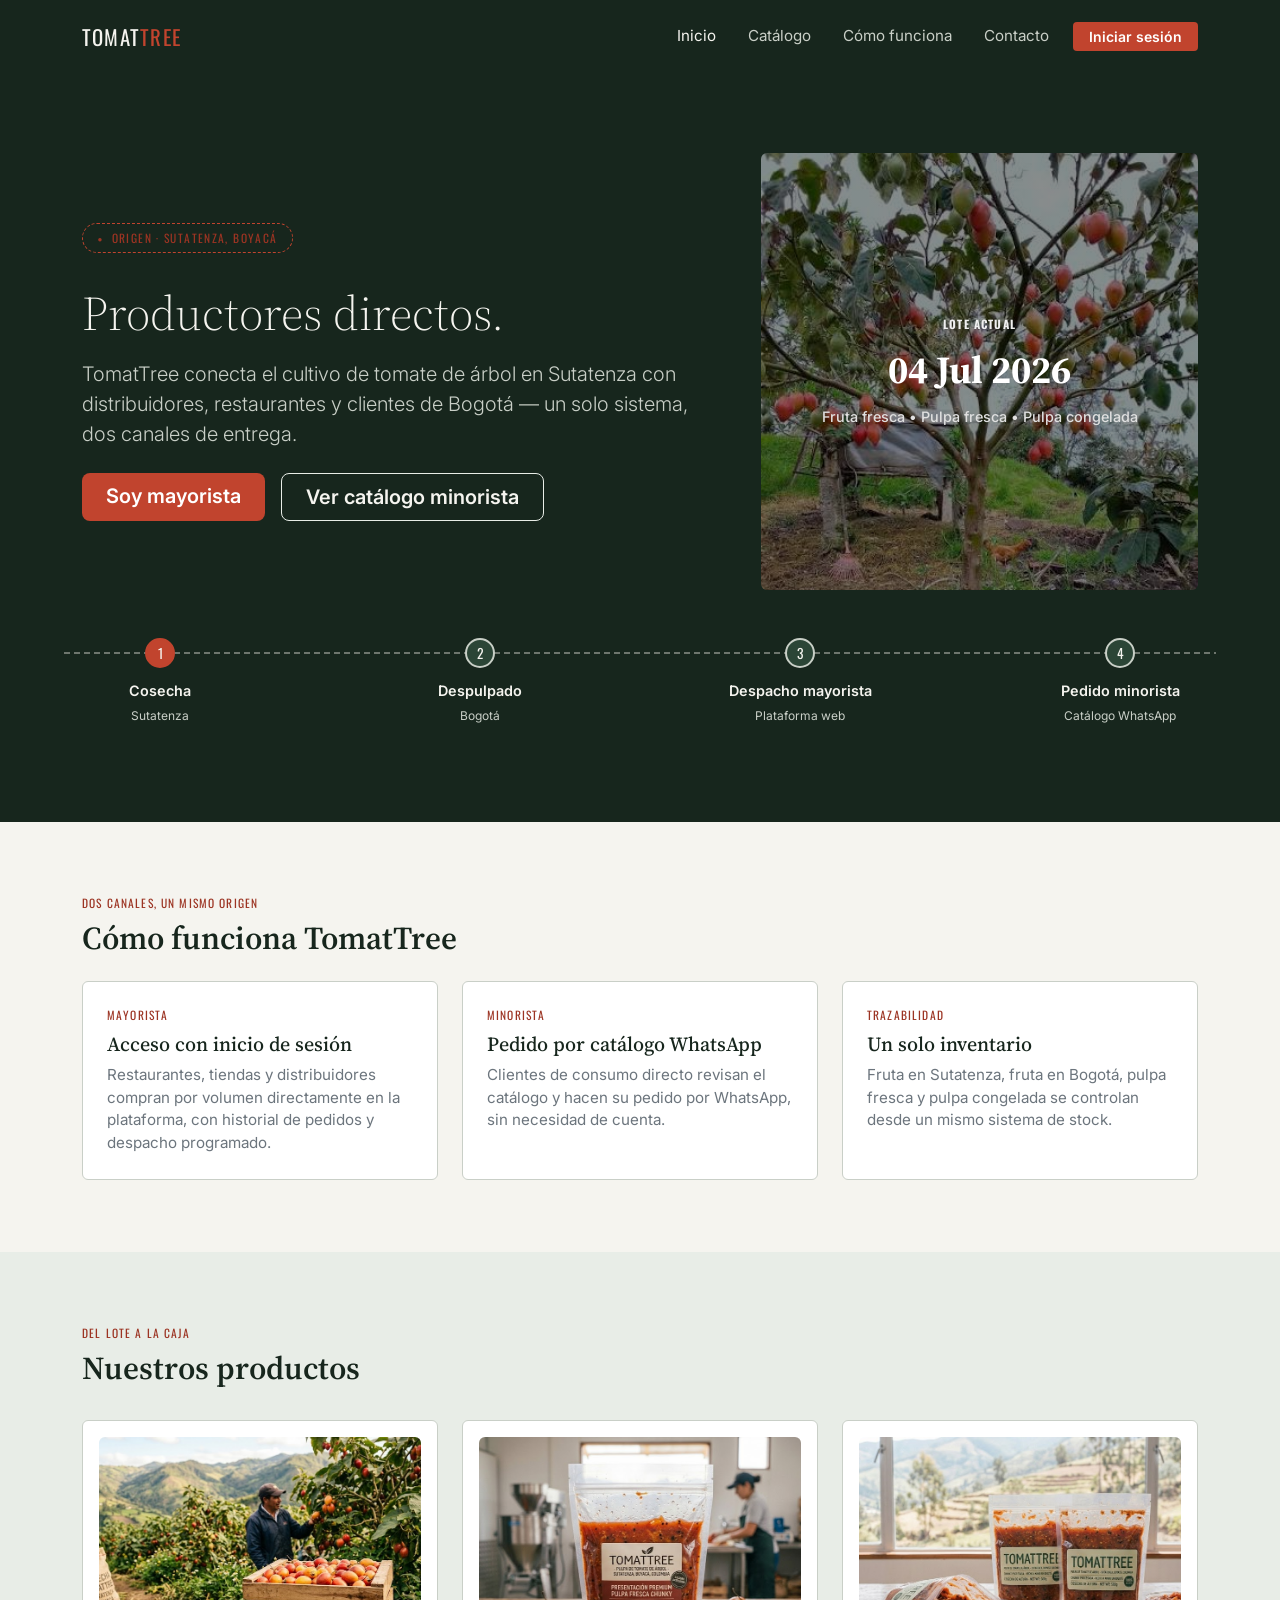
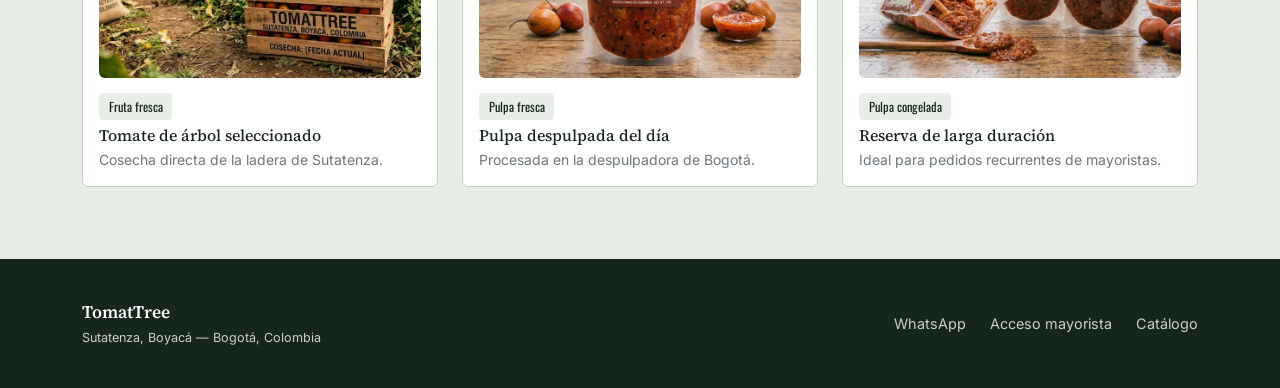
<file: index.html>
<!DOCTYPE html>
<html lang="es">
<head>
<meta charset="UTF-8">
<meta name="viewport" content="width=device-width, initial-scale=1.0">
<title>TomatTree — Logística B2B de tomate de árbol</title>
<link rel="preconnect" href="https://fonts.googleapis.com">
<link href="https://fonts.googleapis.com/css2?family=Source+Serif+4:wght@500;600;700&family=Oswald:wght@500;600&family=Inter:wght@400;500;600&display=swap" rel="stylesheet">
<link href="https://cdn.jsdelivr.net/npm/bootstrap@5.3.3/dist/css/bootstrap.min.css" rel="stylesheet">
<link href="estilos.css" rel="stylesheet">
</head>
<body>

<!-- NAVBAR -->
<nav class="navbar navbar-expand-lg navbar-tomattree py-3">
  <div class="container">
    <a class="navbar-brand" href="index.html">TOMAT<span>TREE</span></a>
    <button class="navbar-toggler" type="button" data-bs-toggle="collapse" data-bs-target="#menuPrincipal">
      <span class="navbar-toggler-icon"></span>
    </button>
    <div class="collapse navbar-collapse" id="menuPrincipal">
      <ul class="navbar-nav ms-auto align-items-lg-center gap-lg-3">
        <li class="nav-item"><a class="nav-link active" href="index.html">Inicio</a></li>
        <li class="nav-item"><a class="nav-link" href="catalogo.html">Catálogo</a></li>
        <li class="nav-item"><a class="nav-link" href="#proceso">Cómo funciona</a></li>
        <li class="nav-item"><a class="nav-link" href="#contacto">Contacto</a></li>
        <li class="nav-item mt-2 mt-lg-0">
          <a href="login.html" class="btn btn-tamarillo btn-sm px-3">Iniciar sesión</a>
        </li>
      </ul>
    </div>
  </div>
</nav>

<!-- HERO -->
<header class="hero-tomattree">
  <div class="container">
    <div class="row align-items-center g-5">
      <div class="col-lg-7">
        <span class="sello-origen mb-3 d-inline-flex">Origen · Sutatenza, Boyacá</span>
        <h1 class="display-5 mt-3">Productores directos.</h1>
        <p class="lead mt-3">
          TomatTree conecta el cultivo de tomate de árbol en Sutatenza con distribuidores,
          restaurantes y clientes de Bogotá — un solo sistema, dos canales de entrega.
        </p>
        <div class="d-flex flex-wrap gap-3 mt-4">
          <a href="login.html" class="btn btn-tamarillo btn-lg px-4">Soy mayorista</a>
          <a href="catalogo.html" class="btn btn-outline-verde btn-lg px-4">Ver catálogo minorista</a>
        </div>
      </div>
      <div class="col-lg-5">
        
  <div class="ratio ratio-1x1 rounded" style="background-image: linear-gradient(rgba(0, 0, 0, 0.45), rgba(0, 0, 0, 0.45)), url('img/cosecha.jpg'); background-size: cover;">
    <div class="d-flex align-items-center justify-content-center text-center p-4">
      <div>
        <div class="etiqueta-eyebrow mb-2" style="color: #f0f0f0; font-weight: bold;">LOTE ACTUAL</div>
        <div class="fuente-titulo" style="font-size:2.4rem; color: #ffffff; font-weight: bold;">04 Jul 2026</div>
        <div class="mt-2" style="color: #e0e0e0; font-size:0.9rem; font-weight: 500;">Fruta fresca • Pulpa fresca • Pulpa congelada</div>
    </div>
  </div>
</div>
          </div>
        </div>
      </div>
    </div>

    <!-- RUTA DEL FRUTO -->
    <div class="ruta-fruto">
      <div class="parada activa">
        <div class="punto">1</div>
        <div class="fw-semibold" style="font-size:0.9rem;">Cosecha</div>
        <small>Sutatenza</small>
      </div>
      <div class="parada">
        <div class="punto">2</div>
        <div class="fw-semibold" style="font-size:0.9rem;">Despulpado</div>
        <small>Bogotá</small>
      </div>
      <div class="parada">
        <div class="punto">3</div>
        <div class="fw-semibold" style="font-size:0.9rem;">Despacho mayorista</div>
        <small>Plataforma web</small>
      </div>
      <div class="parada">
        <div class="punto">4</div>
        <div class="fw-semibold" style="font-size:0.9rem;">Pedido minorista</div>
        <small>Catálogo WhatsApp</small>
      </div>
    </div>
  </div>
</header>

<!-- CÓMO FUNCIONA -->
<section id="proceso" class="py-5 py-lg-6">
  <div class="container py-4">
    <div class="row">
      <div class="col-lg-6">
        <div class="etiqueta-eyebrow mb-2">Dos canales, un mismo origen</div>
        <h2 class="mb-4">Cómo funciona TomatTree</h2>
      </div>
    </div>
    <div class="row g-4">
      <div class="col-md-4">
        <div class="tarjeta-tomattree p-4">
          <div class="etiqueta-eyebrow mb-2">Mayorista</div>
          <h3 class="h5">Acceso con inicio de sesión</h3>
          <p class="text-secondary mb-0" style="font-size:0.95rem;">
            Restaurantes, tiendas y distribuidores compran por volumen directamente en la plataforma,
            con historial de pedidos y despacho programado.
          </p>
        </div>
      </div>
      <div class="col-md-4">
        <div class="tarjeta-tomattree p-4">
          <div class="etiqueta-eyebrow mb-2">Minorista</div>
          <h3 class="h5">Pedido por catálogo WhatsApp</h3>
          <p class="text-secondary mb-0" style="font-size:0.95rem;">
            Clientes de consumo directo revisan el catálogo y hacen su pedido por WhatsApp,
            sin necesidad de cuenta.
          </p>
        </div>
      </div>
      <div class="col-md-4">
        <div class="tarjeta-tomattree p-4">
          <div class="etiqueta-eyebrow mb-2">Trazabilidad</div>
          <h3 class="h5">Un solo inventario</h3>
          <p class="text-secondary mb-0" style="font-size:0.95rem;">
            Fruta en Sutatenza, fruta en Bogotá, pulpa fresca y pulpa congelada se controlan
            desde un mismo sistema de stock.
          </p>
        </div>
      </div>
    </div>
  </div>
</section>

<!-- PRODUCTOS DESTACADOS -->
<section class="py-5" style="background-color: var(--verde-suave);">
  <div class="container py-4">
    <div class="row mb-4">
      <div class="col-lg-6">
        <div class="etiqueta-eyebrow mb-2">Del lote a la caja</div>
        <h2>Nuestros productos</h2>
      </div>
    </div>
    <div class="row g-4">
      <div class="col-md-4">
        <div class="tarjeta-tomattree p-3">
          <div class="ratio ratio-4x3 rounded mb-3">
          <img src="img/canasta.jpg" alt="Tomate de árbol cosechado en Sutatenza" class="rounded" style="object-fit: cover; width: 100%; height: 100%;">
           </div>
          <span class="badge-precio">Fruta fresca</span>
          <h3 class="h6 mt-2 mb-1">Tomate de árbol seleccionado</h3>
          <p class="text-secondary small mb-0">Cosecha directa de la ladera de Sutatenza.</p>
        </div>
      </div>
      <div class="col-md-4">
        <div class="tarjeta-tomattree p-3">
          <div class="ratio ratio-4x3 rounded mb-3">
             <img src="img/pulpafresca.jpg"alt="Tomate de árbol cosechado en Sutatenza" class="rounded" style="object-fit: cover; width: 100%; height: 100%;">
          </div>
          <span class="badge-precio">Pulpa fresca</span>
          <h3 class="h6 mt-2 mb-1">Pulpa despulpada del día</h3>
          <p class="text-secondary small mb-0">Procesada en la despulpadora de Bogotá.</p>
        </div>
      </div>
      <div class="col-md-4">
        <div class="tarjeta-tomattree p-3">
          <div class="ratio ratio-4x3 rounded mb-3">
            <img src="img/pulpacongelada.jpg" alt="Tomate de árbol cosechado en Sutatenza" class="rounded" style="object-fit: cover; width: 100%; height: 100%;">
          </div>
          <span class="badge-precio">Pulpa congelada</span>
          <h3 class="h6 mt-2 mb-1">Reserva de larga duración</h3>
          <p class="text-secondary small mb-0">Ideal para pedidos recurrentes de mayoristas.</p>
        </div>
      </div>
    </div>
  </div>
</section>

<!-- FOOTER -->
<footer class="footer-tomattree" id="contacto">
  <div class="container d-flex flex-wrap justify-content-between align-items-center gap-3">
    <div>
      <div class="fuente-titulo" style="color:#fff; font-size:1.1rem;">TomatTree</div>
      <small>Sutatenza, Boyacá — Bogotá, Colombia</small>
    </div>
    <div class="d-flex gap-4">
      <a href="#">WhatsApp</a>
      <a href="login.html">Acceso mayorista</a>
      <a href="catalogo.html">Catálogo</a>
    </div>
  </div>
</footer>

<script src="https://cdn.jsdelivr.net/npm/bootstrap@5.3.3/dist/js/bootstrap.bundle.min.js"></script>
</body>
</html>
</file>
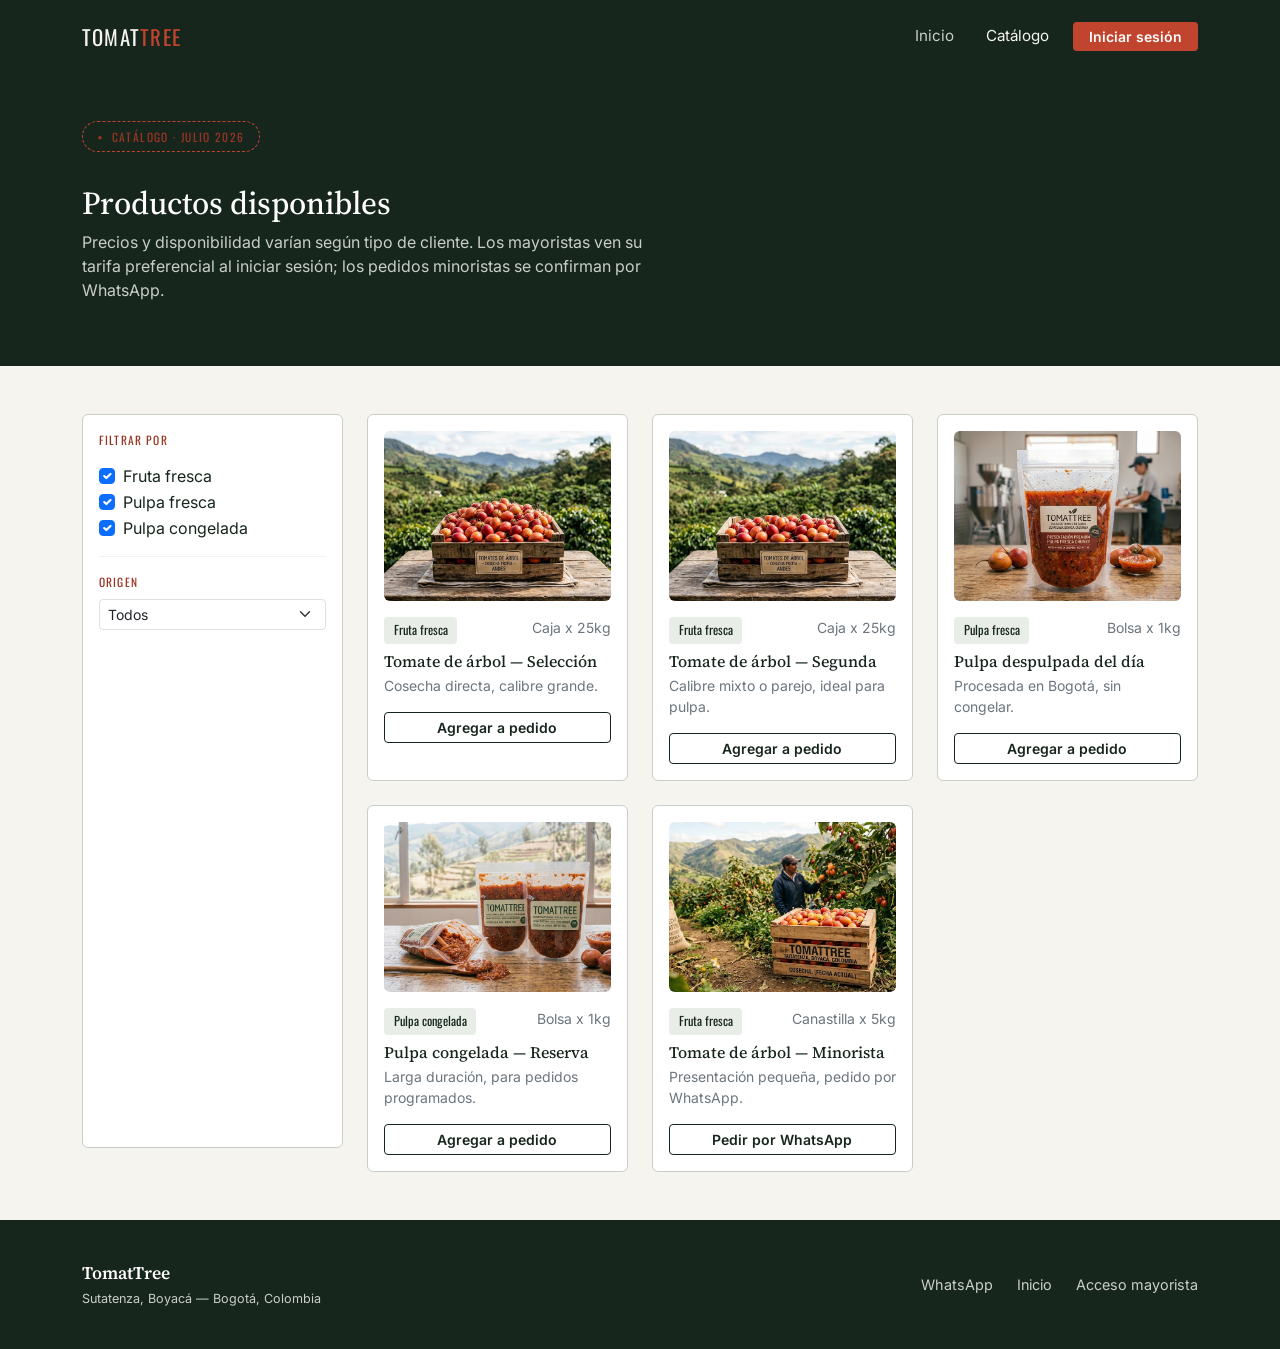
<file: catalogo.html>
<!DOCTYPE html>
<html lang="es">
<head>
<meta charset="UTF-8">
<meta name="viewport" content="width=device-width, initial-scale=1.0">
<title>Catálogo — TomatTree</title>
<link rel="preconnect" href="https://fonts.googleapis.com">
<link href="https://fonts.googleapis.com/css2?family=Source+Serif+4:wght@500;600;700&family=Oswald:wght@500;600&family=Inter:wght@400;500;600&display=swap" rel="stylesheet">
<link href="https://cdn.jsdelivr.net/npm/bootstrap@5.3.3/dist/css/bootstrap.min.css" rel="stylesheet">
<link href="estilos.css" rel="stylesheet">
</head>
<body>

<!-- NAVBAR -->
<nav class="navbar navbar-expand-lg navbar-tomattree py-3">
  <div class="container">
    <a class="navbar-brand" href="index.html">TOMAT<span>TREE</span></a>
    <button class="navbar-toggler" type="button" data-bs-toggle="collapse" data-bs-target="#menuPrincipal">
      <span class="navbar-toggler-icon"></span>
    </button>
    <div class="collapse navbar-collapse" id="menuPrincipal">
      <ul class="navbar-nav ms-auto align-items-lg-center gap-lg-3">
        <li class="nav-item"><a class="nav-link" href="index.html">Inicio</a></li>
        <li class="nav-item"><a class="nav-link active" href="catalogo.html">Catálogo</a></li>
        <li class="nav-item mt-2 mt-lg-0">
          <a href="login.html" class="btn btn-tamarillo btn-sm px-3">Iniciar sesión</a>
        </li>
      </ul>
    </div>
  </div>
</nav>

<!-- ENCABEZADO CATÁLOGO -->
<header class="py-5" style="background-color: var(--verde-oscuro);">
  <div class="container">
    <span class="sello-origen mb-3 d-inline-flex">Catálogo · Julio 2026</span>
    <h1 class="h2 mt-3" style="color:#fff;">Productos disponibles</h1>
    <p style="color: var(--gris-claro); max-width: 560px;">
      Precios y disponibilidad varían según tipo de cliente. Los mayoristas ven su tarifa
      preferencial al iniciar sesión; los pedidos minoristas se confirman por WhatsApp.
    </p>
  </div>
</header>

<!-- FILTROS + GRID -->
<section class="py-5">
  <div class="container">
    <div class="row">
      <!-- FILTROS -->
      <div class="col-lg-3 mb-4">
        <div class="tarjeta-tomattree p-3">
          <div class="etiqueta-eyebrow mb-3">Filtrar por</div>
          <div class="mb-3">
            <div class="form-check">
              <input class="form-check-input" type="checkbox" id="fFruta" checked>
              <label class="form-check-label" for="fFruta">Fruta fresca</label>
            </div>
            <div class="form-check">
              <input class="form-check-input" type="checkbox" id="fPulpaFresca" checked>
              <label class="form-check-label" for="fPulpaFresca">Pulpa fresca</label>
            </div>
            <div class="form-check">
              <input class="form-check-input" type="checkbox" id="fPulpaCongelada" checked>
              <label class="form-check-label" for="fPulpaCongelada">Pulpa congelada</label>
            </div>
          </div>
          <hr style="border-color: var(--gris-claro);">
          <div class="etiqueta-eyebrow mb-2">Origen</div>
          <select class="form-select form-select-sm">
            <option>Todos</option>
            <option>Sutatenza</option>
            <option>Bodega Bogotá</option>
          </select>
        </div>
      </div>

      <!-- PRODUCTOS -->
      <div class="col-lg-9">
        <div class="row g-4">

          <div class="col-md-6 col-xl-4">
            <div class="tarjeta-tomattree p-3">
              <div class="ratio ratio-4x3 rounded mb-3">
                <img src="img/canastillagrande.jpg" alt="pulpa despulapada fresca sin congelar " class="rounded" style="object-fit: cover; width: 100%; height: 100%;">
                </div>
              <div class="d-flex justify-content-between align-items-start">
                <span class="badge-precio">Fruta fresca</span>
                <small class="text-secondary">Caja x 25kg</small>
              </div>
              <h3 class="h6 mt-2 mb-1">Tomate de árbol — Selección</h3>
              <p class="text-secondary small mb-3">Cosecha directa, calibre grande.</p>
              <button class="btn btn-outline-verde btn-sm w-100" style="border-color: var(--verde-oscuro); color: var(--verde-oscuro);">Agregar a pedido</button>
            </div>
          </div>

          <div class="col-md-6 col-xl-4">
            <div class="tarjeta-tomattree p-3">
              <div class="ratio ratio-4x3 rounded mb-3">
                <img src="img/cajax25.jpg" alt="pulpa despulapada fresca sin congelar " class="rounded" style="object-fit: cover; width: 100%; height: 100%;">
                </div>
              <div class="d-flex justify-content-between align-items-start">
                <span class="badge-precio">Fruta fresca</span>
                <small class="text-secondary">Caja x 25kg</small>
              </div>
              <h3 class="h6 mt-2 mb-1">Tomate de árbol — Segunda</h3>
              <p class="text-secondary small mb-3">Calibre mixto o parejo, ideal para pulpa.</p>
              <button class="btn btn-outline-verde btn-sm w-100" style="border-color: var(--verde-oscuro); color: var(--verde-oscuro);">Agregar a pedido</button>
            </div>
          </div>

          <div class="col-md-6 col-xl-4">
            <div class="tarjeta-tomattree p-3">
              <div class="ratio ratio-4x3 rounded mb-3"> 
                 <img src="img/pulpafresca.jpg" alt="pulpa despulapada fresca sin congelar " class="rounded" style="object-fit: cover; width: 100%; height: 100%;">
                </div>
                <div class="d-flex justify-content-between align-items-start">
                <span class="badge-precio">Pulpa fresca</span>
                <small class="text-secondary">Bolsa x 1kg</small>
              </div>
              <h3 class="h6 mt-2 mb-1">Pulpa despulpada del día</h3>
              <p class="text-secondary small mb-3">Procesada en Bogotá, sin congelar.</p>
              <button class="btn btn-outline-verde btn-sm w-100" style="border-color: var(--verde-oscuro); color: var(--verde-oscuro);">Agregar a pedido</button>
            </div>
          </div>

          <div class="col-md-6 col-xl-4">
            <div class="tarjeta-tomattree p-3">
              <div class="ratio ratio-4x3 rounded mb-3">
              <img src="img/pulpacongelada.jpg" alt="pulpa despulapada fresca sin congelar " class="rounded" style="object-fit: cover; width: 100%; height: 100%;">
                </div>
              <div class="d-flex justify-content-between align-items-start">
                <span class="badge-precio">Pulpa congelada</span>
                <small class="text-secondary">Bolsa x 1kg</small>
              </div>
              <h3 class="h6 mt-2 mb-1">Pulpa congelada — Reserva</h3>
              <p class="text-secondary small mb-3">Larga duración, para pedidos programados.</p>
              <button class="btn btn-outline-verde btn-sm w-100" style="border-color: var(--verde-oscuro); color: var(--verde-oscuro);">Agregar a pedido</button>
            </div>
          </div>


          <div class="col-md-6 col-xl-4">
            <div class="tarjeta-tomattree p-3">
              <div class="ratio ratio-4x3 rounded mb-3">
              <img src="img/canasta.jpg" alt="caja pequeña " class="rounded" style="object-fit: cover; width: 100%; height: 100%;">
                </div>
              <div class="d-flex justify-content-between align-items-start">
                <span class="badge-precio">Fruta fresca</span>
                <small class="text-secondary">Canastilla x 5kg</small>
              </div>
              <h3 class="h6 mt-2 mb-1">Tomate de árbol — Minorista</h3>
              <p class="text-secondary small mb-3">Presentación pequeña, pedido por WhatsApp.</p>
              <button class="btn btn-outline-verde btn-sm w-100" style="border-color: var(--verde-oscuro); color: var(--verde-oscuro);">Pedir por WhatsApp</button>
            </div>
          </div>

        </div>
      </div>
    </div>
  </div>
</section>

<footer class="footer-tomattree">
  <div class="container d-flex flex-wrap justify-content-between align-items-center gap-3">
    <div>
      <div class="fuente-titulo" style="color:#fff; font-size:1.1rem;">TomatTree</div>
      <small>Sutatenza, Boyacá — Bogotá, Colombia</small>
    </div>
    <div class="d-flex gap-4">
      <a href="#">WhatsApp</a>
      <a href="index.html">Inicio</a>
      <a href="login.html">Acceso mayorista</a>
    </div>
  </div>
</footer>

<script src="https://cdn.jsdelivr.net/npm/bootstrap@5.3.3/dist/js/bootstrap.bundle.min.js"></script>

</body>
</html>
</file>
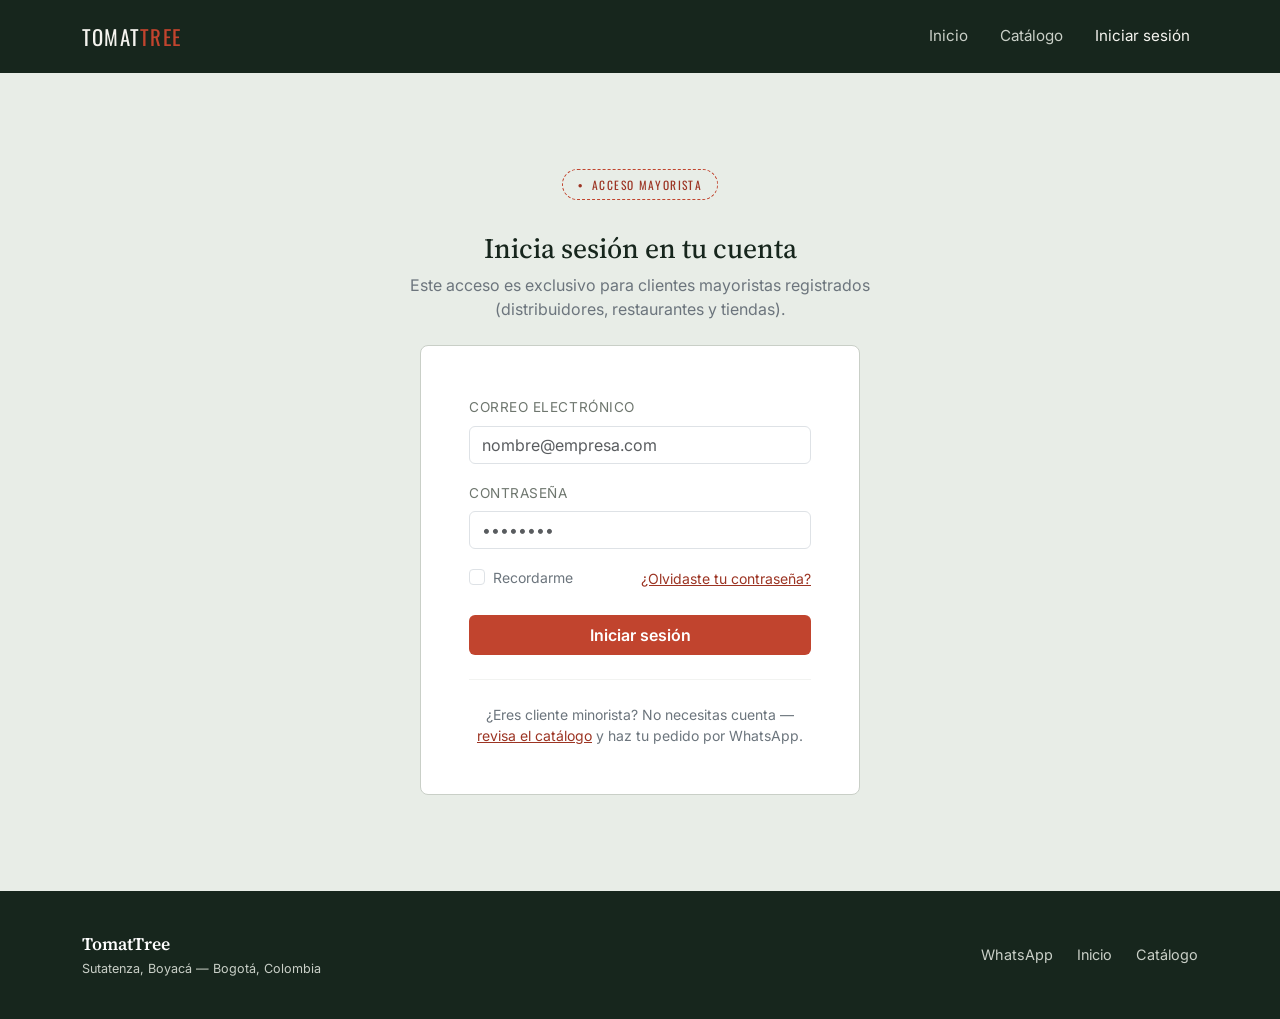
<file: login.html>
<!DOCTYPE html>
<html lang="es">
<head>
<meta charset="UTF-8">
<meta name="viewport" content="width=device-width, initial-scale=1.0">
<title>Iniciar sesión — TomatTree</title>
<link rel="preconnect" href="https://fonts.googleapis.com">
<link href="https://fonts.googleapis.com/css2?family=Source+Serif+4:wght@500;600;700&family=Oswald:wght@500;600&family=Inter:wght@400;500;600&display=swap" rel="stylesheet">
<link href="https://cdn.jsdelivr.net/npm/bootstrap@5.3.3/dist/css/bootstrap.min.css" rel="stylesheet">
<link href="estilos.css" rel="stylesheet">
</head>
<body>

<!-- NAVBAR -->
<nav class="navbar navbar-expand-lg navbar-tomattree py-3">
  <div class="container">
    <a class="navbar-brand" href="index.html">TOMAT<span>TREE</span></a>
    <button class="navbar-toggler" type="button" data-bs-toggle="collapse" data-bs-target="#menuPrincipal" aria-controls="menuPrincipal" aria-expanded="false" aria-label="Abrir menú">
      <span class="navbar-toggler-icon"></span>
    </button>
    <div class="collapse navbar-collapse" id="menuPrincipal">
      <ul class="navbar-nav ms-auto align-items-lg-center gap-lg-3">
        <li class="nav-item"><a class="nav-link" href="index.html">Inicio</a></li>
        <li class="nav-item"><a class="nav-link" href="catalogo.html">Catálogo</a></li>
        <li class="nav-item"><a class="nav-link active" href="login.html">Iniciar sesión</a></li>
      </ul>
    </div>
  </div>
</nav>

<section class="py-5" style="background-color: var(--verde-suave); min-height: 80vh;">
  <div class="container py-5">
    <div class="text-center mb-4">
      <span class="sello-origen mb-3 d-inline-flex">Acceso mayorista</span>
      <h1 class="h3 mt-3">Inicia sesión en tu cuenta</h1>
      <p class="text-secondary" style="max-width:480px; margin:0 auto;">
        Este acceso es exclusivo para clientes mayoristas registrados
        (distribuidores, restaurantes y tiendas).
      </p>
    </div>

    <div class="tarjeta-login p-4 p-md-5">
      <form id="formLogin">
        <div class="mb-3">
          <label for="correo" class="form-label">Correo electrónico</label>
          <input type="email" class="form-control" id="correo" placeholder="nombre@empresa.com" required>
        </div>
        <div class="mb-3">
          <label for="clave" class="form-label">Contraseña</label>
          <input type="password" class="form-control" id="clave" placeholder="••••••••" required>
        </div>
        <div class="d-flex justify-content-between align-items-center mb-4">
          <div class="form-check">
            <input class="form-check-input" type="checkbox" id="recordar">
            <label class="form-check-label small text-secondary" for="recordar">Recordarme</label>
          </div>
          <a href="#" class="small" style="color: var(--tamarillo-oscuro);">¿Olvidaste tu contraseña?</a>
        </div>
        <button type="submit" class="btn btn-tamarillo w-100 py-2">Iniciar sesión</button>
      </form>

      <hr class="my-4" style="border-color: var(--gris-claro);">

      <p class="text-center small text-secondary mb-0">
        ¿Eres cliente minorista? No necesitas cuenta —
        <a href="catalogo.html" style="color: var(--tamarillo-oscuro);">revisa el catálogo</a>
        y haz tu pedido por WhatsApp.
      </p>
    </div>
  </div>
</section>

<footer class="footer-tomattree">
  <div class="container d-flex flex-wrap justify-content-between align-items-center gap-3">
    <div>
      <div class="fuente-titulo" style="color:#fff; font-size:1.1rem;">TomatTree</div>
      <small>Sutatenza, Boyacá — Bogotá, Colombia</small>
    </div>
    <div class="d-flex gap-4">
      <a href="https://wa.me/573000000000" target="_blank">WhatsApp</a>
      <a href="index.html">Inicio</a>
      <a href="catalogo.html">Catálogo</a>
    </div>
  </div>
</footer>

<!-- Scripts -->
<script src="https://cdn.jsdelivr.net/npm/bootstrap@5.3.3/dist/js/bootstrap.bundle.min.js"></script>
<script src="main.js"></script>
</body>
</html>
</file>
<file: estilos.css>
/* =========================================================
   TomatTree — Identidad visual
   Verde bosque + gris piedra (marca), rojo tamarillo (acento
   tomado del propio fruto: piel oscura, pulpa naranja-rojiza)
   ========================================================= */

:root {
  --verde-oscuro: #17261D;   /* fondo oscuro / navbar / footer */
  --verde-medio: #2B4536;    /* superficies medias, hover */
  --verde-suave: #E8EDE7;    /* fondo claro con tinte verde (no crema estándar) */
  --gris-piedra: #6E766E;    /* texto secundario, bordes */
  --gris-claro: #C9CFC7;     /* líneas, divisores */
  --tamarillo: #C1442E;      /* acento — color de la pulpa del fruto */
  --tamarillo-oscuro: #9C3423;
  --papel: #F5F4EF;

  --fuente-titulo: 'Source Serif 4', Georgia, serif;
  --fuente-sello: 'Oswald', sans-serif;
  --fuente-cuerpo: 'Inter', system-ui, sans-serif;
}

body {
  font-family: var(--fuente-cuerpo);
  color: var(--verde-oscuro);
  background-color: var(--papel);
}

h1, h2, h3, .fuente-titulo {
  font-family: var(--fuente-titulo);
  font-weight: 600;
  color: var(--verde-oscuro);
}

/* ---------- Navbar ---------- */
.navbar-tomattree {
  background-color: var(--verde-oscuro);
}
.navbar-tomattree .navbar-brand {
  font-family: var(--fuente-sello);
  letter-spacing: 0.06em;
  color: var(--papel) !important;
  font-size: 1.3rem;
}
.navbar-tomattree .navbar-brand span {
  color: var(--tamarillo);
}
.navbar-tomattree .nav-link {
  color: var(--gris-claro) !important;
  font-size: 0.95rem;
}
.navbar-tomattree .nav-link:hover,
.navbar-tomattree .nav-link.active {
  color: var(--papel) !important;
}
.btn-tamarillo {
  background-color: var(--tamarillo);
  border: none;
  color: #fff;
  font-weight: 600;
}
.btn-tamarillo:hover {
  background-color: var(--tamarillo-oscuro);
  color: #fff;
}
.btn-outline-verde {
  border: 1.5px solid var(--verde-suave);
  color: var(--papel);
  font-weight: 600;
}
.btn-outline-verde:hover {
  background-color: var(--verde-suave);
  color: var(--verde-oscuro);
}

/* ---------- Sello de origen (elemento firma) ---------- */
.sello-origen {
  display: inline-flex;
  align-items: center;
  gap: 0.5rem;
  border: 1.5px dashed var(--tamarillo);
  color: var(--tamarillo-oscuro);
  font-family: var(--fuente-sello);
  letter-spacing: 0.12em;
  font-size: 0.72rem;
  text-transform: uppercase;
  padding: 0.35rem 0.9rem;
  border-radius: 100px;
}
.sello-origen::before {
  content: "●";
  font-size: 0.5rem;
}

/* ---------- Hero ---------- */
.hero-tomattree {
  background-color: var(--verde-oscuro);
  color: var(--papel);
  padding: 5rem 0 6rem;
}
.hero-tomattree h1 {
  color: var(--papel);
}
.hero-tomattree p.lead {
  color: var(--gris-claro);
}

/* ---------- Ruta del fruto (proceso) ---------- */
.ruta-fruto {
  position: relative;
  display: flex;
  justify-content: space-between;
  margin-top: 3rem;
}
.ruta-fruto::before {
  content: "";
  position: absolute;
  top: 14px;
  left: 5%;
  right: 5%;
  height: 2px;
  background-image: linear-gradient(to right, var(--gris-piedra) 60%, transparent 0%);
  background-size: 10px 2px;
  background-repeat: repeat-x;
}
.ruta-fruto .parada {
  position: relative;
  text-align: center;
  flex: 1;
}
.ruta-fruto .punto {
  width: 30px;
  height: 30px;
  border-radius: 50%;
  background: var(--verde-medio);
  border: 2px solid var(--gris-claro);
  margin: 0 auto 0.75rem;
  display: flex;
  align-items: center;
  justify-content: center;
  font-family: var(--fuente-sello);
  font-size: 0.85rem;
  color: var(--papel);
}
.ruta-fruto .parada.activa .punto {
  background: var(--tamarillo);
  border-color: var(--tamarillo);
}
.ruta-fruto .parada small {
  color: var(--gris-claro);
  font-size: 0.75rem;
}

/* ---------- Tarjetas de producto / proceso ---------- */
.tarjeta-tomattree {
  border: 1px solid var(--gris-claro);
  border-radius: 6px;
  background: #fff;
  height: 100%;
  transition: box-shadow 0.2s ease, transform 0.2s ease;
}
.tarjeta-tomattree:hover {
  box-shadow: 0 10px 24px rgba(23, 38, 29, 0.12);
  transform: translateY(-3px);
}
.etiqueta-eyebrow {
  font-family: var(--fuente-sello);
  letter-spacing: 0.1em;
  text-transform: uppercase;
  font-size: 0.72rem;
  color: var(--tamarillo-oscuro);
}
.badge-precio {
  font-family: var(--fuente-sello);
  background-color: var(--verde-suave);
  color: var(--verde-oscuro);
  border-radius: 4px;
  padding: 0.25rem 0.6rem;
  font-size: 0.78rem;
}

/* ---------- Footer ---------- */
.footer-tomattree {
  background-color: var(--verde-oscuro);
  color: var(--gris-claro);
  padding: 2.5rem 0;
  font-size: 0.9rem;
}
.footer-tomattree a {
  color: var(--gris-claro);
  text-decoration: none;
}
.footer-tomattree a:hover {
  color: var(--tamarillo);
}

/* ---------- Formulario login ---------- */
.tarjeta-login {
  border: 1px solid var(--gris-claro);
  border-radius: 8px;
  background: #fff;
  max-width: 440px;
  margin: 0 auto;
}
.tarjeta-login .form-label {
  font-size: 0.85rem;
  color: var(--gris-piedra);
  text-transform: uppercase;
  letter-spacing: 0.04em;
}
.tarjeta-login .form-control:focus {
  border-color: var(--tamarillo);
  box-shadow: 0 0 0 0.2rem rgba(193, 68, 46, 0.15);
}
</file>
